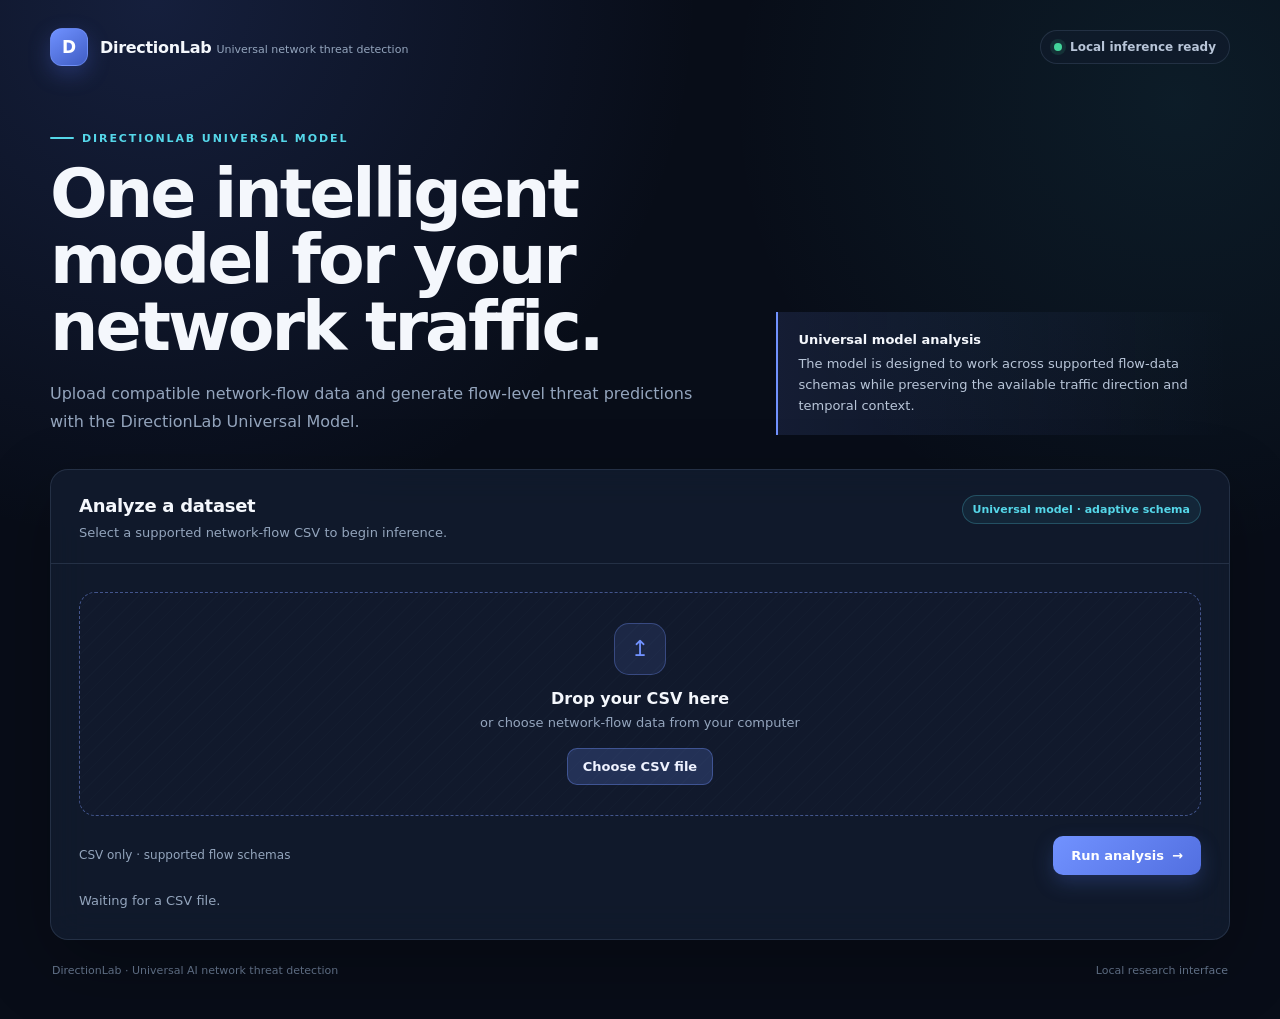
<file: src/directionlab/static/index.html>
<!DOCTYPE html>
<html lang="en">
<head>
  <meta charset="UTF-8" />
  <meta name="viewport" content="width=device-width, initial-scale=1.0" />
  <meta name="theme-color" content="#0b1220" />
  <title>DirectionLab | Universal Model</title>

  <style>
    :root {
      --bg: #080d18;
      --bg-soft: #0d1524;
      --surface: rgba(18, 28, 46, 0.88);
      --surface-strong: #121d30;
      --surface-raised: #17243a;
      --border: rgba(145, 167, 202, 0.16);
      --border-strong: rgba(125, 151, 194, 0.3);
      --text: #f4f7fc;
      --muted: #94a5bd;
      --muted-strong: #b8c5d8;
      --primary: #7192ff;
      --primary-dark: #526fe0;
      --cyan: #55d7e9;
      --green: #42d49a;
      --red: #ff7086;
      --amber: #f6c85f;
      --shadow: 0 24px 70px rgba(0, 0, 0, 0.28);
      --radius: 18px;
    }

    * { box-sizing: border-box; }

    html { scroll-behavior: smooth; }

    body {
      margin: 0;
      min-width: 320px;
      min-height: 100vh;
      color: var(--text);
      background:
        radial-gradient(circle at 12% 0%, rgba(74, 103, 206, 0.2), transparent 34rem),
        radial-gradient(circle at 92% 10%, rgba(56, 181, 201, 0.09), transparent 28rem),
        var(--bg);
      font-family: Inter, ui-sans-serif, system-ui, -apple-system, BlinkMacSystemFont,
        "Segoe UI", sans-serif;
    }

    button, input { font: inherit; }
    button, a { -webkit-tap-highlight-color: transparent; }

    .shell {
      width: min(1180px, calc(100% - 40px));
      margin: 0 auto;
      padding: 28px 0 42px;
    }

    .topbar {
      display: flex;
      align-items: center;
      justify-content: space-between;
      gap: 20px;
      margin-bottom: 58px;
    }

    .brand {
      display: inline-flex;
      align-items: center;
      gap: 12px;
      color: var(--text);
      text-decoration: none;
    }

    .brand-mark {
      display: grid;
      place-items: center;
      width: 38px;
      height: 38px;
      border: 1px solid rgba(126, 157, 255, 0.45);
      border-radius: 12px;
      color: #fff;
      background: linear-gradient(145deg, #6f91ff, #405dc4);
      box-shadow: 0 8px 22px rgba(78, 105, 224, 0.3);
      font-size: 17px;
      font-weight: 900;
    }

    .brand-name { font-weight: 800; letter-spacing: -0.3px; }
    .brand-subtitle { color: var(--muted); font-size: 11px; margin-top: 2px; }

    .system-status {
      display: inline-flex;
      align-items: center;
      gap: 8px;
      padding: 9px 13px;
      border: 1px solid var(--border);
      border-radius: 999px;
      color: var(--muted-strong);
      background: rgba(18, 28, 46, 0.58);
      font-size: 12px;
      font-weight: 650;
    }

    .status-dot {
      width: 8px;
      height: 8px;
      border-radius: 50%;
      background: var(--green);
      box-shadow: 0 0 0 4px rgba(66, 212, 154, 0.12);
    }

    .hero {
      display: grid;
      grid-template-columns: minmax(0, 1.2fr) minmax(280px, 0.8fr);
      align-items: end;
      gap: 46px;
      margin-bottom: 34px;
    }

    .eyebrow {
      display: inline-flex;
      align-items: center;
      gap: 8px;
      margin-bottom: 16px;
      color: var(--cyan);
      font-size: 11px;
      font-weight: 800;
      letter-spacing: 1.9px;
      text-transform: uppercase;
    }

    .eyebrow::before {
      content: "";
      width: 24px;
      height: 2px;
      border-radius: 2px;
      background: var(--cyan);
    }

    h1 {
      max-width: 710px;
      margin: 0;
      font-size: clamp(36px, 6vw, 68px);
      line-height: 0.98;
      letter-spacing: -3px;
    }

    .hero-copy {
      max-width: 650px;
      margin: 20px 0 0;
      color: var(--muted);
      font-size: 16px;
      line-height: 1.7;
    }

    .hero-note {
      padding: 18px 20px;
      border-left: 2px solid var(--primary);
      border-radius: 0 14px 14px 0;
      color: var(--muted-strong);
      background: linear-gradient(90deg, rgba(113, 146, 255, 0.12), transparent);
      font-size: 13px;
      line-height: 1.6;
    }

    .hero-note strong { display: block; margin-bottom: 4px; color: var(--text); }

    .panel {
      border: 1px solid var(--border);
      border-radius: var(--radius);
      background: var(--surface);
      box-shadow: var(--shadow);
      backdrop-filter: blur(18px);
    }

    .upload-panel { overflow: hidden; }

    .panel-heading {
      display: flex;
      align-items: flex-start;
      justify-content: space-between;
      gap: 22px;
      padding: 25px 28px 20px;
      border-bottom: 1px solid var(--border);
    }

    h2 { margin: 0; font-size: 18px; letter-spacing: -0.3px; }

    .section-copy {
      margin: 7px 0 0;
      color: var(--muted);
      font-size: 13px;
      line-height: 1.55;
    }

    .schema-pill {
      flex: 0 0 auto;
      padding: 7px 10px;
      border: 1px solid rgba(85, 215, 233, 0.24);
      border-radius: 999px;
      color: var(--cyan);
      background: rgba(85, 215, 233, 0.07);
      font-size: 11px;
      font-weight: 750;
      white-space: nowrap;
    }

    .upload-content { padding: 28px; }

    .drop-zone {
      position: relative;
      display: grid;
      place-items: center;
      min-height: 218px;
      padding: 30px 22px;
      border: 1px dashed rgba(126, 157, 255, 0.46);
      border-radius: 16px;
      text-align: center;
      background:
        linear-gradient(rgba(113, 146, 255, 0.035), rgba(113, 146, 255, 0.035)),
        repeating-linear-gradient(135deg, transparent 0 10px, rgba(255, 255, 255, 0.012) 10px 11px),
        var(--bg-soft);
      transition: border-color 180ms ease, background 180ms ease, transform 180ms ease;
    }

    .drop-zone.dragover {
      border-color: var(--cyan);
      background-color: rgba(85, 215, 233, 0.09);
      transform: translateY(-2px);
    }

    .file-icon {
      display: grid;
      place-items: center;
      width: 52px;
      height: 52px;
      margin-bottom: 14px;
      border: 1px solid rgba(113, 146, 255, 0.32);
      border-radius: 15px;
      color: var(--primary);
      background: rgba(113, 146, 255, 0.12);
      font-size: 22px;
    }

    .drop-title { margin: 0; font-size: 16px; font-weight: 750; }
    .drop-help { margin: 7px 0 18px; color: var(--muted); font-size: 13px; }

    .file-input { display: none; }

    .choose-button, .analyze-button, .download-button {
      display: inline-flex;
      align-items: center;
      justify-content: center;
      gap: 8px;
      border: 0;
      border-radius: 10px;
      cursor: pointer;
      font-size: 13px;
      font-weight: 800;
      text-decoration: none;
      transition: transform 160ms ease, background 160ms ease, opacity 160ms ease;
    }

    .choose-button {
      padding: 10px 15px;
      color: #eef2ff;
      background: rgba(113, 146, 255, 0.2);
      border: 1px solid rgba(113, 146, 255, 0.36);
    }

    .choose-button:hover, .analyze-button:hover, .download-button:hover { transform: translateY(-1px); }
    .choose-button:hover { background: rgba(113, 146, 255, 0.3); }

    .selected-file {
      display: none;
      align-items: center;
      justify-content: space-between;
      gap: 12px;
      max-width: 620px;
      margin: 18px auto 0;
      padding: 11px 13px;
      border: 1px solid var(--border);
      border-radius: 10px;
      color: var(--muted-strong);
      background: rgba(255, 255, 255, 0.035);
      text-align: left;
      font-size: 12px;
    }

    .selected-file.visible { display: flex; }
    .selected-name { overflow: hidden; text-overflow: ellipsis; white-space: nowrap; }
    .selected-size { flex: 0 0 auto; color: var(--muted); }

    .action-row {
      display: flex;
      align-items: center;
      justify-content: space-between;
      gap: 16px;
      margin-top: 20px;
    }

    .upload-limit { color: var(--muted); font-size: 12px; }

    .analyze-button {
      min-width: 148px;
      padding: 12px 18px;
      color: #fff;
      background: linear-gradient(135deg, var(--primary), var(--primary-dark));
      box-shadow: 0 8px 20px rgba(82, 111, 224, 0.25);
    }

    .analyze-button:disabled { opacity: 0.55; cursor: wait; transform: none; }

    .status {
      min-height: 20px;
      margin: 16px 0 0;
      color: var(--muted);
      font-size: 13px;
      line-height: 1.5;
      white-space: pre-line;
      overflow-wrap: anywhere;
    }

    .status.success { color: var(--green); }
    .status.error { color: var(--red); }
    .status.working { color: var(--amber); }
    .hidden { display: none !important; }

    .results-panel { margin-top: 22px; padding: 28px; }

    .results-top {
      display: flex;
      align-items: flex-start;
      justify-content: space-between;
      gap: 20px;
      margin-bottom: 22px;
    }

    .result-meta {
      margin: 7px 0 0;
      color: var(--muted);
      font-size: 12px;
      line-height: 1.55;
      overflow-wrap: anywhere;
    }

    .result-badge {
      padding: 7px 10px;
      border: 1px solid rgba(66, 212, 154, 0.28);
      border-radius: 999px;
      color: var(--green);
      background: rgba(66, 212, 154, 0.08);
      font-size: 11px;
      font-weight: 800;
      white-space: nowrap;
    }

    .metrics {
      display: grid;
      grid-template-columns: repeat(4, minmax(0, 1fr));
      gap: 12px;
    }

    .metric {
      min-width: 0;
      padding: 18px;
      border: 1px solid var(--border);
      border-radius: 14px;
      background: var(--surface-strong);
    }

    .metric-label {
      margin-bottom: 11px;
      color: var(--muted);
      font-size: 11px;
      font-weight: 700;
      letter-spacing: 0.25px;
      text-transform: uppercase;
    }

    .metric-value {
      overflow-wrap: anywhere;
      color: var(--text);
      font-size: clamp(23px, 3vw, 32px);
      font-weight: 850;
      letter-spacing: -1px;
    }

    .metric-value.attack { color: var(--red); }
    .metric-value.benign { color: var(--green); }

    .distribution { margin-top: 22px; }
    .distribution-head { display: flex; justify-content: space-between; gap: 12px; color: var(--muted); font-size: 12px; }
    .distribution-track { height: 10px; margin-top: 9px; overflow: hidden; border-radius: 999px; background: #202d43; }
    .distribution-fill { width: 0; height: 100%; border-radius: inherit; background: linear-gradient(90deg, var(--red), #ff9a8b); transition: width 500ms ease; }

    .result-actions { display: flex; align-items: center; gap: 12px; margin-top: 23px; }

    .download-button {
      padding: 11px 16px;
      color: #071b16;
      background: var(--green);
    }

    .result-note {
      margin: 18px 0 0;
      padding: 13px 15px;
      border-left: 2px solid var(--amber);
      border-radius: 0 10px 10px 0;
      color: var(--muted);
      background: rgba(246, 200, 95, 0.06);
      font-size: 12px;
      line-height: 1.6;
    }

    footer {
      display: flex;
      justify-content: space-between;
      gap: 16px;
      padding: 24px 2px 0;
      color: #687991;
      font-size: 11px;
    }

    @media (max-width: 800px) {
      .hero { grid-template-columns: 1fr; gap: 22px; }
      .hero-note { max-width: 560px; }
      .metrics { grid-template-columns: repeat(2, minmax(0, 1fr)); }
    }

    @media (max-width: 560px) {
      .shell { width: min(100% - 26px, 1180px); padding-top: 18px; }
      .topbar { margin-bottom: 42px; }
      .system-status { padding: 8px 10px; font-size: 11px; }
      .system-status span:last-child { display: none; }
      h1 { letter-spacing: -2px; }
      .panel-heading, .upload-content, .results-panel { padding: 20px; }
      .panel-heading, .results-top { flex-direction: column; }
      .schema-pill, .result-badge { align-self: flex-start; }
      .action-row, footer { align-items: stretch; flex-direction: column; }
      .analyze-button { width: 100%; }
      .metrics { gap: 9px; }
      .metric { padding: 14px; }
      .metric-value { font-size: 22px; }
      footer { text-align: center; }
    }
  </style>
</head>

<body>
  <main class="shell">
    <nav class="topbar" aria-label="Application header">
      <a class="brand" href="/app">
        <span class="brand-mark" aria-hidden="true">D</span>
        <span>
          <span class="brand-name">DirectionLab</span>
          <span class="brand-subtitle">Universal network threat detection</span>
        </span>
      </a>
      <div class="system-status" title="The local inference API is available">
        <span class="status-dot" aria-hidden="true"></span>
        <span>Local inference ready</span>
      </div>
    </nav>

    <section class="hero">
      <div>
        <div class="eyebrow">DirectionLab Universal Model</div>
        <h1>One intelligent model for your network traffic.</h1>
        <p class="hero-copy">
          Upload compatible network-flow data and generate flow-level threat
          predictions with the DirectionLab Universal Model.
        </p>
      </div>
      <aside class="hero-note">
        <strong>Universal model analysis</strong>
        The model is designed to work across supported flow-data schemas while
        preserving the available traffic direction and temporal context.
      </aside>
    </section>

    <section class="panel upload-panel">
      <div class="panel-heading">
        <div>
          <h2>Analyze a dataset</h2>
          <p class="section-copy">Select a supported network-flow CSV to begin inference.</p>
        </div>
        <span class="schema-pill">Universal model · adaptive schema</span>
      </div>

      <div class="upload-content">
        <form id="upload-form">
          <div id="drop-zone" class="drop-zone">
            <div class="file-icon" aria-hidden="true">↥</div>
            <p class="drop-title">Drop your CSV here</p>
            <p class="drop-help">or choose network-flow data from your computer</p>
            <label class="choose-button" for="csv-file">Choose CSV file</label>
            <input id="csv-file" class="file-input" type="file" accept=".csv,text/csv" required />
            <div id="selected-file" class="selected-file" aria-live="polite">
              <span id="selected-name" class="selected-name"></span>
              <span id="selected-size" class="selected-size"></span>
            </div>
          </div>

          <div class="action-row">
            <span class="upload-limit">CSV only · supported flow schemas</span>
            <button id="analyze-btn" class="analyze-button" type="submit">Run analysis <span aria-hidden="true">→</span></button>
          </div>
          <p id="status" class="status" role="status" aria-live="polite">Waiting for a CSV file.</p>
        </form>
      </div>
    </section>

    <section id="results" class="panel results-panel hidden" aria-live="polite">
      <div class="results-top">
        <div>
          <h2>Analysis complete</h2>
          <p id="result-file" class="result-meta"></p>
        </div>
        <span class="result-badge">Prediction generated</span>
      </div>

      <div class="metrics">
        <div class="metric">
          <div class="metric-label">Flows analyzed</div>
          <div id="total" class="metric-value">—</div>
        </div>
        <div class="metric">
          <div class="metric-label">Attack predictions</div>
          <div id="attacks" class="metric-value attack">—</div>
        </div>
        <div class="metric">
          <div class="metric-label">Benign predictions</div>
          <div id="benign" class="metric-value benign">—</div>
        </div>
        <div class="metric">
          <div class="metric-label">Predicted attack rate</div>
          <div id="rate" class="metric-value">—</div>
        </div>
      </div>

      <div class="distribution">
        <div class="distribution-head">
          <span>Predicted traffic distribution</span>
          <span id="distribution-label">0% attack</span>
        </div>
        <div class="distribution-track" aria-label="Proportion of flows predicted as attacks">
          <div id="bar-fill" class="distribution-fill"></div>
        </div>
      </div>

      <div class="result-actions">
        <a id="download" class="download-button" href="#" download>Download predictions <span aria-hidden="true">↓</span></a>
      </div>

      <p class="result-note">
        Use these results as a research signal. A prediction is not proof of an
        attack, and production alerting requires validation and threshold calibration.
      </p>
    </section>

    <footer>
        <span>DirectionLab · Universal AI network threat detection</span>
      <span>Local research interface</span>
    </footer>
  </main>

  <script>
    const form = document.getElementById("upload-form");
    const fileInput = document.getElementById("csv-file");
    const dropZone = document.getElementById("drop-zone");
    const selectedFile = document.getElementById("selected-file");
    const selectedName = document.getElementById("selected-name");
    const selectedSize = document.getElementById("selected-size");
    const button = document.getElementById("analyze-btn");
    const statusBox = document.getElementById("status");
    const results = document.getElementById("results");

    function formatBytes(bytes) {
      if (bytes < 1024 * 1024) return `${(bytes / 1024).toFixed(1)} KB`;
      return `${(bytes / (1024 * 1024)).toFixed(1)} MB`;
    }

    function setStatus(message, type = "") {
      statusBox.textContent = message;
      statusBox.className = `status ${type}`;
    }

    function showSelectedFile(file) {
      if (!file) {
        selectedFile.classList.remove("visible");
        return;
      }
      selectedName.textContent = file.name;
      selectedSize.textContent = formatBytes(file.size);
      selectedFile.classList.add("visible");
    }

    function useFile(file) {
      if (!file) return;
      if (!file.name.toLowerCase().endsWith(".csv")) {
        setStatus("Please select a .csv file.", "error");
        return;
      }
      const transfer = new DataTransfer();
      transfer.items.add(file);
      fileInput.files = transfer.files;
      showSelectedFile(file);
      setStatus("CSV selected. Ready to run analysis.");
    }

    fileInput.addEventListener("change", () => useFile(fileInput.files[0]));

    ["dragenter", "dragover"].forEach((eventName) => {
      dropZone.addEventListener(eventName, (event) => {
        event.preventDefault();
        dropZone.classList.add("dragover");
      });
    });

    ["dragleave", "drop"].forEach((eventName) => {
      dropZone.addEventListener(eventName, (event) => {
        event.preventDefault();
        dropZone.classList.remove("dragover");
      });
    });

    dropZone.addEventListener("drop", (event) => {
      useFile(event.dataTransfer.files[0]);
    });

    form.addEventListener("submit", async (event) => {
      event.preventDefault();
      const file = fileInput.files[0];

      if (!file) {
        setStatus("Choose a CSV file first.", "error");
        return;
      }

      if (!file.name.toLowerCase().endsWith(".csv")) {
        setStatus("Please select a .csv file.", "error");
        return;
      }

      const formData = new FormData();
      formData.append("file", file);
      button.disabled = true;
      button.innerHTML = "Analyzing…";
      results.classList.add("hidden");
      setStatus("Uploading the dataset and running the model. This may take a few minutes for a large CSV.", "working");

      try {
        const response = await fetch("/predict", { method: "POST", body: formData });
        const data = await response.json();

        if (!response.ok) {
          const detail = data.detail;
          let message;
          if (typeof detail === "string") {
            message = detail;
          } else if (detail && typeof detail === "object") {
            message = [
              detail.message || "Analysis failed.",
              detail.detected_dataset ? `Detected dataset: ${detail.detected_dataset}` : null,
              detail.next_step || null,
            ].filter(Boolean).join("\n\n");
          } else {
            message = "Analysis failed. Please check your CSV file.";
          }
          throw new Error(message);
        }

        const summary = data.summary;
        const total = Number(summary.prediction_rows ?? summary.rows_scored ?? 0);
        const attacks = Number(summary.attack_predictions ?? summary.anomalies_flagged ?? 0);
        const benign = Number(summary.benign_predictions ?? Math.max(0, total - attacks));
        const rate = total ? (attacks / total) * 100 : 0;

        document.getElementById("total").textContent = total.toLocaleString();
        document.getElementById("attacks").textContent = attacks.toLocaleString();
        document.getElementById("benign").textContent = benign.toLocaleString();
        document.getElementById("rate").textContent = `${rate.toFixed(2)}%`;
        document.getElementById("bar-fill").style.width = `${Math.max(0, Math.min(100, rate))}%`;
        document.getElementById("distribution-label").textContent = `${rate.toFixed(2)}% attack`;

        const threshold = summary.threshold == null ? "not applicable" : summary.threshold;
        document.getElementById("result-file").textContent = `File: ${file.name} · Threshold: ${threshold}`;

        const download = document.getElementById("download");
        download.href = data.download_url;
        download.download = "directionlab_predictions.csv";

        results.classList.remove("hidden");
        setStatus("Analysis completed successfully.", "success");
        results.scrollIntoView({ behavior: "smooth", block: "start" });
      } catch (error) {
        setStatus(error.message || "Something went wrong.", "error");
      } finally {
        button.disabled = false;
        button.innerHTML = "Run analysis <span aria-hidden=\"true\">→</span>";
      }
    });
  </script>
</body>
</html>
</file>
